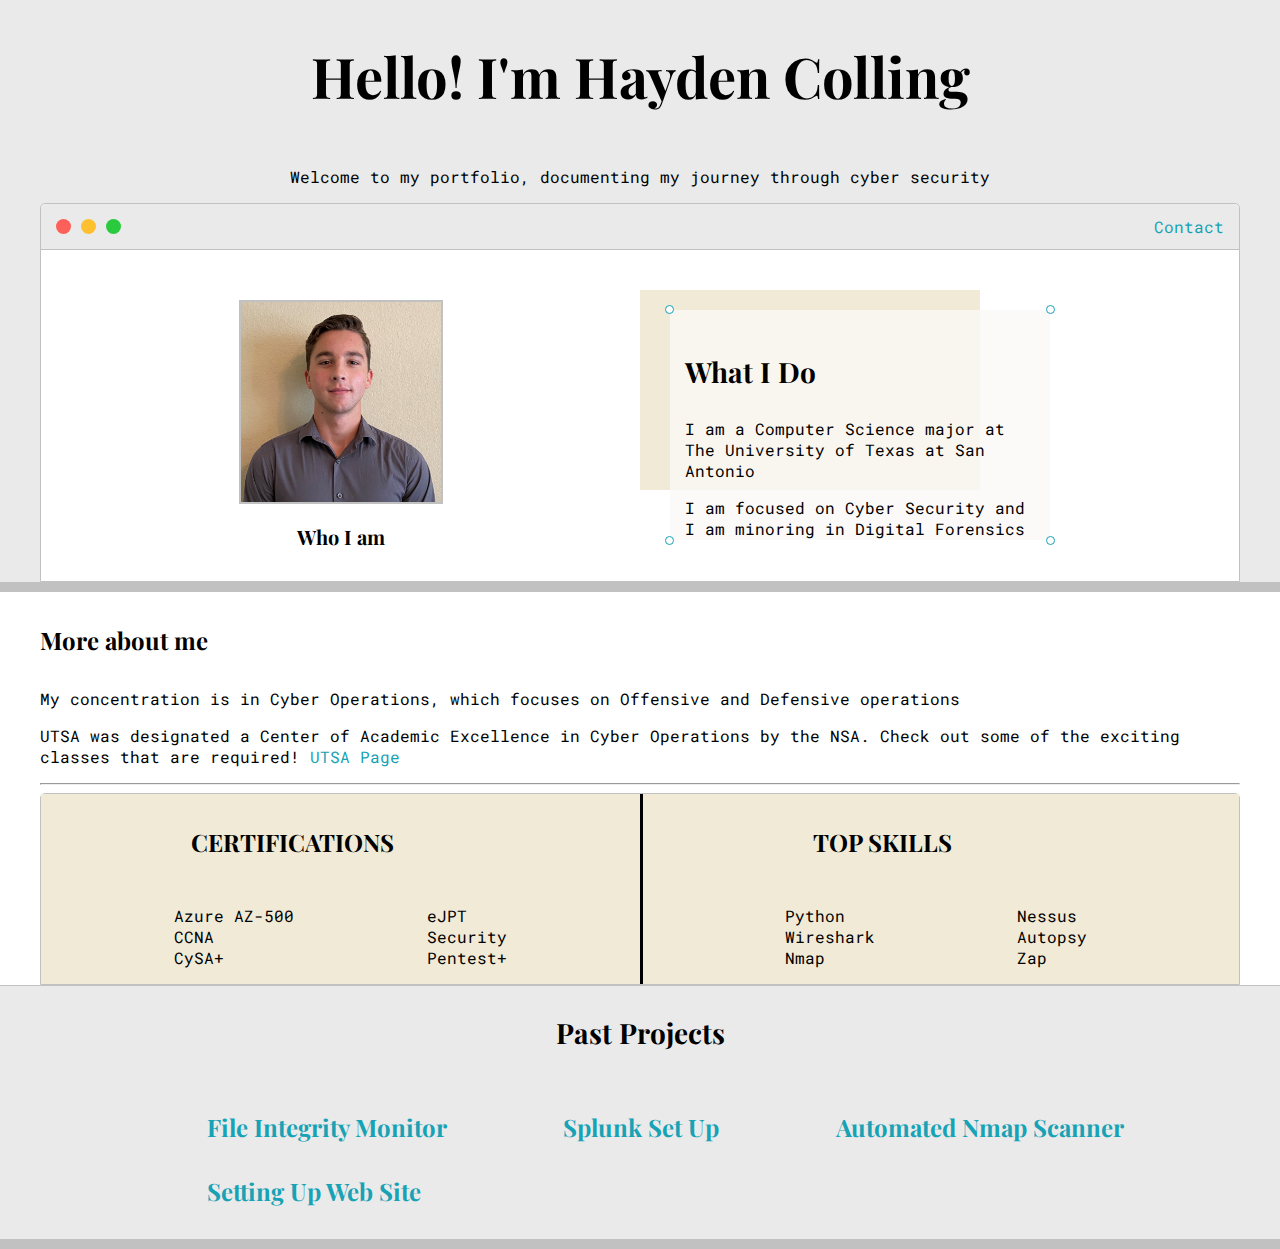
<file: index.html>
<!DOCTYPE html>
<!DOCTYPE html>
<html>
<head>
	<meta charset="utf-8">
	<meta name="viewport" content="width=device-width, initial-scale=1">
	<title>Hayden Colling</title>
	
	<link href="https://fonts.googleapis.com/css2?family=Playfair+Display:ital@1&display=swap" rel="stylesheet"> 
	<link href="https://fonts.googleapis.com/css2?family=Playfair+Display:ital@1&family=Roboto+Mono:ital,wght@1,500&display=swap" rel="stylesheet"> 

	<link rel="stylesheet" type="text/css" href="default.css">
</head>
<body>

	<section class="s1">
		<div class="main-container">
			<div class="greeting-wrapper">
				<h1>Hello! I'm Hayden Colling</h1>
				<p>Welcome to my portfolio, documenting my journey through cyber security</p>
			</div>
			
			<div class="intro-wrapper">
				<div class="nav-wrapper">
					<div class="dots-wrapper">
						<div id="dot-1"class="browser-dot">
							
						</div>
						<div id="dot-2"class="browser-dot">
							
						</div>
						<div id="dot-3"class="browser-dot">
							
						</div>
					</div>
					<ul id="navigation">
						<li> <a target="_blank" href="https://www.linkedin.com/in/haydencolling/"> Contact </a></li>
					</ul>
				</div>
				<div class="left-column">
					<img id="profile_pic" src="images/Linkedin.jpg">
					<h5 style="text-align: center;line-height:0;">Who I am</h5> 
				</div>
				<div class="right-column">
					<div id="preview-shadow">
						<div id="preview">
							<div id="corner-tl"class="corner"> </div>
							<div id="corner-tr"class="corner"> </div>
							<div id="corner-br"class="corner"> </div>
							<div id="corner-b1"class="corner"> </div>
							<h3>What I Do</h3>
							<p>I am a Computer Science major at The University of Texas at San Antonio</p>
							<p>I am focused on Cyber Security and I am minoring in Digital Forensics</p>
							
						</div>

					</div>
			</div>
		</div>
	</section>

	<section class="s2">
		<div class="main-container">
			<div class="about-wrapper">
				<div class="about-me">
					<h4>More about me</h4>
					<p>My concentration is in Cyber Operations, which focuses on Offensive and Defensive operations </p>
					<p>UTSA was designated a Center of Academic Excellence in Cyber Operations by the NSA. Check out some of the exciting classes that are required! <a target="_blank"href="https://cs.utsa.edu/cyberoperations" >UTSA Page</a></p>
				</div>
			</div>
				<hr>
				<div class="skill-wrapper">
					<div id="cert"class="certifications">
						<div id="cert-head">
							<h4>
								CERTIFICATIONS
							</h4>
						</div>
						<div id=cert-list>
							<ul>
								<li>Azure AZ-500 </li>
								<li>CCNA</li>
								<li>CySA+</li>
							</ul>
							<ul>
								<li>eJPT</li>
								<li>Security</li>
								<li>Pentest+</li>
							</ul>
						</div>
					</div>
					<div class="skills">
						<div id="skill-head">
							<h4>TOP SKILLS</h4>
						</div>
						<div id="skill-list"> 
							<ul>
								<li>Python</li>
								<li>Wireshark</li>
								<li>Nmap</li>
							</ul>
							<ul>
								<li>Nessus</li>
								<li>Autopsy</li>
								<li>Zap</li>
							</ul>
						</div>
					</div>
				</div>	
			
		</div>
	</section>

	<section class="s1">
		<div class="main-container">

			<h3 style="text-align:center;">Past Projects</h3>
			<div class="past-projects">
				<div class="post">
					<a href="fileIntegrity.html"> <h4>File Integrity Monitor</h4> </a>
					<a href="settingWebSite.html"><h4>Setting Up Web Site</h4> </a>
				</div>
				
				<div class="post">
					<a href="splunkSetUp.html"> <h4>Splunk Set Up</h4> </a>
				</div>
				<div class="post">
					<a href="automatedNmap.html"><h4>Automated Nmap Scanner</h4> </a>
				</div>
			</div>
		</div>
	</section>

</body>
</html>
</file>
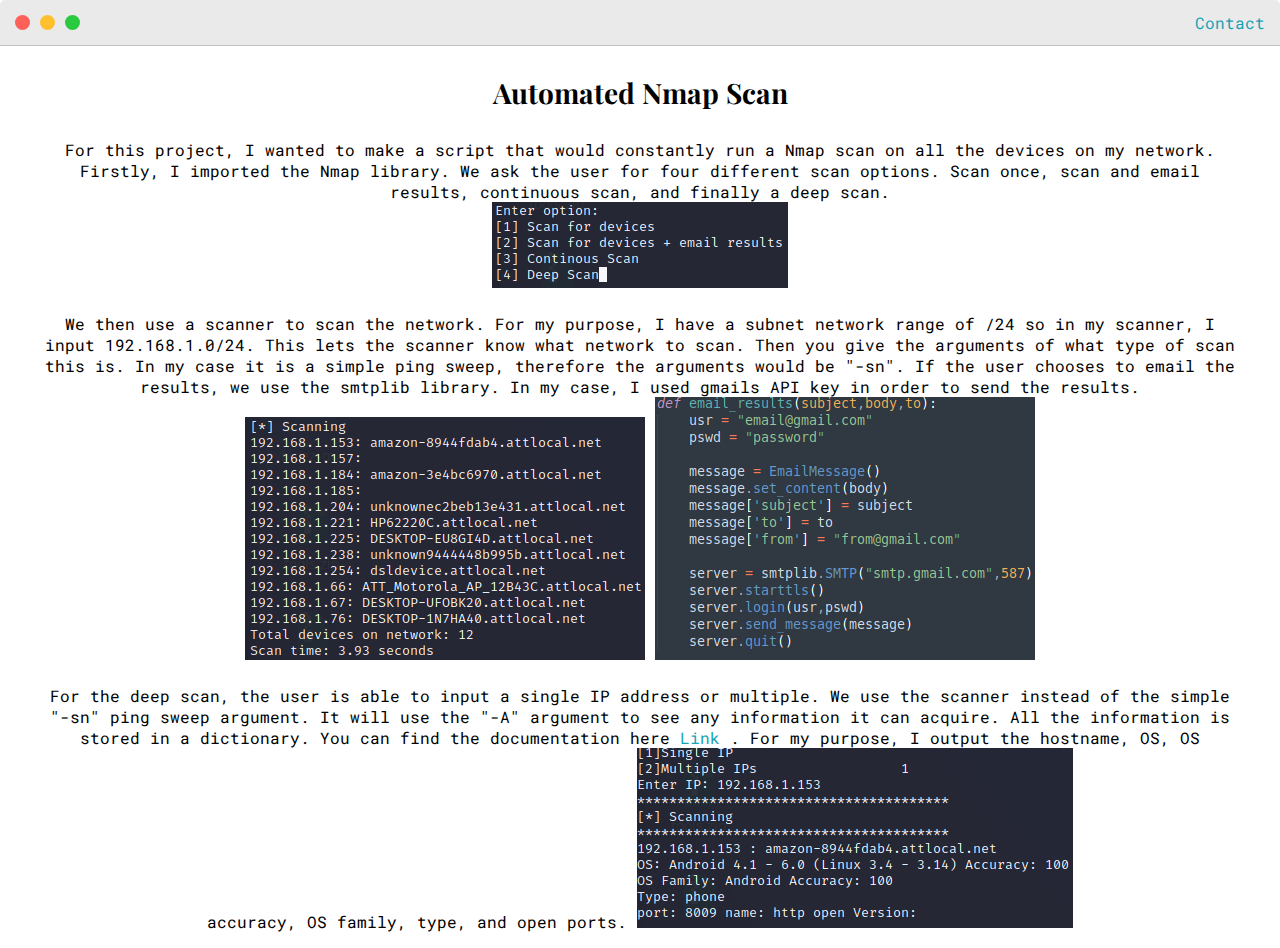
<file: automatedNmap.html>
<!DOCTYPE html>
<!DOCTYPE html>
<html>
<head>
	<meta charset="utf-8">
	<meta name="viewport" content="width=device-width, initial-scale=1">
	<title>Hayden Colling</title>
	
	<link href="https://fonts.googleapis.com/css2?family=Playfair+Display:ital@1&display=swap" rel="stylesheet"> 
	<link href="https://fonts.googleapis.com/css2?family=Playfair+Display:ital@1&family=Roboto+Mono:ital,wght@1,500&display=swap" rel="stylesheet"> 
	<link rel="stylesheet" type="text/css" href="default.css">

</head>

	<div class="nav-wrapper">
					<div class="dots-wrapper">
						<div id="dot-1"class="browser-dot">
							
						</div>
						<div id="dot-2"class="browser-dot">
							
						</div>
						<div id="dot-3"class="browser-dot">
							
						</div>
					</div>
					<ul id="navigation">
						<li> <a target="_blank" href="https://www.linkedin.com/in/haydencolling/"> Contact </a></li>
					</ul>
				</div>

	<body>
		<div class="main-container">
			<h3 style="text-align: center;"> Automated Nmap Scan</h3>
			<p style="text-align: center;">
			For this project, I wanted to make a script that would constantly run a Nmap scan on all the devices on
			my network. Firstly, I imported the Nmap library. We ask the user for four different scan options. Scan
			once, scan and email results, continuous scan, and finally a deep scan. 
			<br><img src="images\automatedNmap\options.png">
			<br><br>We then use a scanner to scan
			the network. For my purpose, I have a subnet network range of /24 so in my scanner, I input
			192.168.1.0/24. This lets the scanner know what network to scan. Then you give the arguments of
			what type of scan this is. In my case it is a simple ping sweep, therefore the arguments would be "-sn". If
			the user chooses to email the results, we use the smtplib library. In my case, I used gmails API key in
			order to send the results.<br><img src="images\automatedNmap\scanResults.png"> <img src="images\automatedNmap\emailResults.png">
			<br><br>
			For the deep scan, the user is able to input a single IP address or multiple. We
			use the scanner instead of the simple "-sn" ping sweep argument. It will use the "-A" argument to see
			any information it can acquire. All the information is stored in a dictionary. You can find the
			documentation here <a target="_blank" href="https://pypi.org/project/python-nmap/">Link </a>. For my purpose, I output the hostname, OS, OS accuracy, OS family, type,
			and open ports. <img src="images\automatedNmap\deepScanResults.png">
			</p>
		</div>


	</body>

</html>
</file>
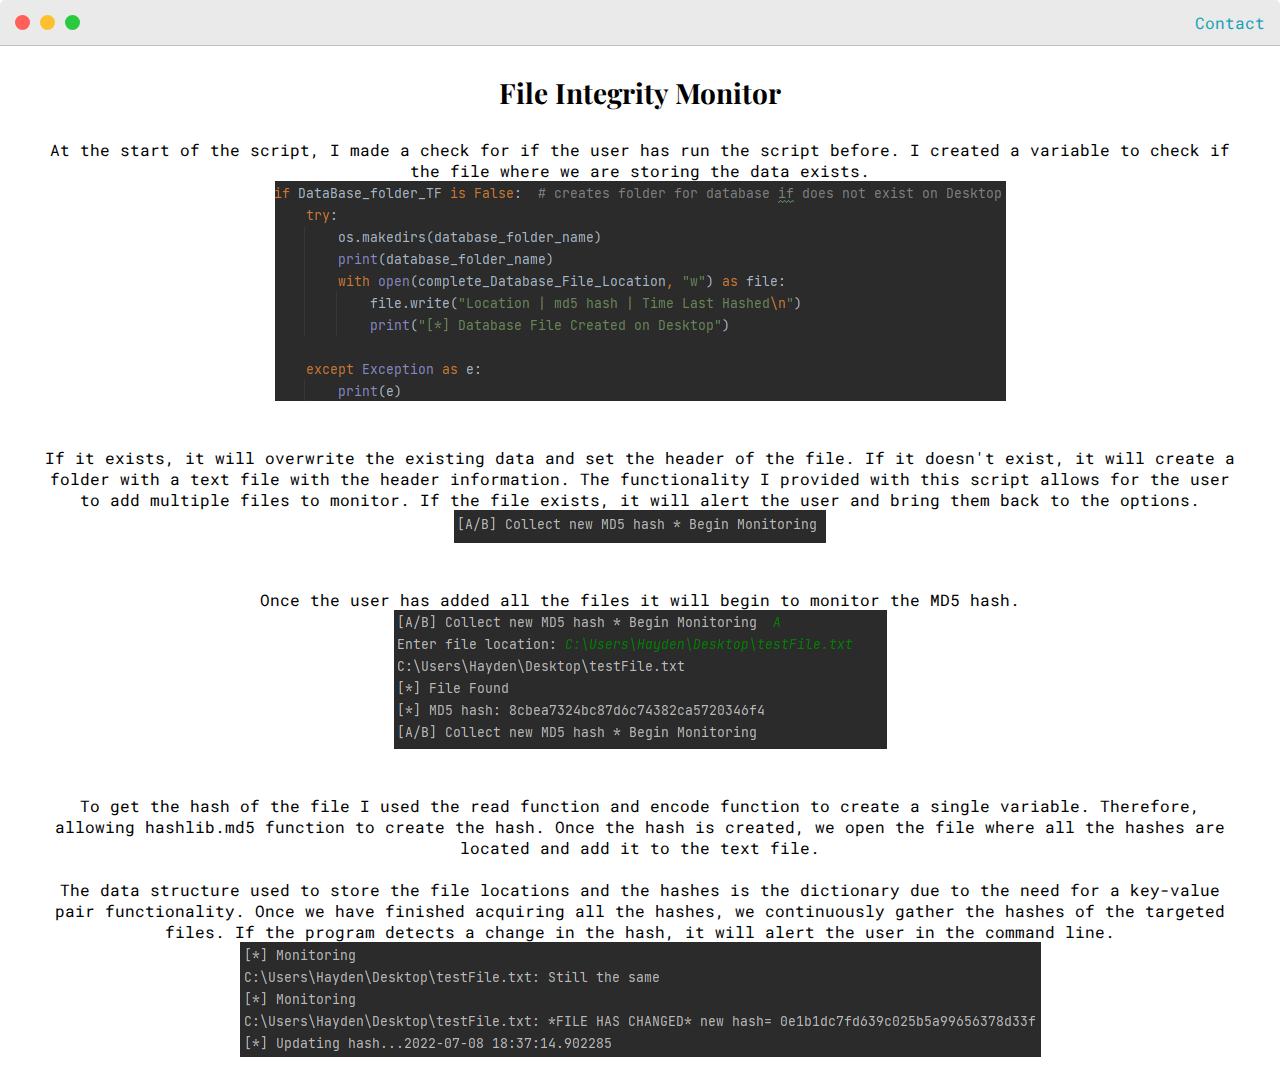
<file: fileIntegrity.html>
<!DOCTYPE html>
<!DOCTYPE html>
<html>
<head>
	<meta charset="utf-8">
	<meta name="viewport" content="width=device-width, initial-scale=1">
	<title>Hayden Colling</title>
	
	<link href="https://fonts.googleapis.com/css2?family=Playfair+Display:ital@1&display=swap" rel="stylesheet"> 
	<link href="https://fonts.googleapis.com/css2?family=Playfair+Display:ital@1&family=Roboto+Mono:ital,wght@1,500&display=swap" rel="stylesheet"> 
	<link rel="stylesheet" type="text/css" href="default.css">

</head>

	<div class="nav-wrapper">
					<div class="dots-wrapper">
						<div id="dot-1"class="browser-dot">
							
						</div>
						<div id="dot-2"class="browser-dot">
							
						</div>
						<div id="dot-3"class="browser-dot">
							
						</div>
					</div>
					<ul id="navigation">
						<li> <a target="_blank" href="https://www.linkedin.com/in/haydencolling/"> Contact </a></li>
					</ul>
				</div>

	<body>
		<div class="main-container">
			<h3 style="text-align: center;"> File Integrity Monitor</h3>
			<p style="text-align: center;">At the start of the script, I made a check for if the user has run the script before. I created a variable to
			check if the file where we are storing the data exists.<br> <img src="images\fileInt\checkForDatabase.png">
			<br><br><br>
			If it exists, it will overwrite the existing data
			and set the header of the file. If it doesn't exist, it will create a folder with a text file with the header
			information. The functionality I provided with this script allows for the user to add multiple files to
			monitor. If the file exists, it will alert the user and bring them back to the options. <br><img src="images\fileInt\options.png">
			<br><br><br>
			Once the user
			has added all the files it will begin to monitor the MD5 hash. <br> <img src="images\fileInt\createHash.png">
			<br><br><br>
			To get the hash of the file I used the
			read function and encode function to create a single variable. Therefore, allowing hashlib.md5 function
			to create the hash. Once the hash is created, we open the file where all the hashes are located and add
			it to the text file.
			<br><br>
			The data structure used to store the file locations and the hashes is the
			dictionary due to the need for a key-value pair functionality. Once we have finished acquiring all the
			hashes, we continuously gather the hashes of the targeted files. If the program detects a change in the
			hash, it will alert the user in the command line.
			<br>
			<img src="images\fileInt\endResult.png">
			</p>
		</div>


	</body>

</html>
</file>
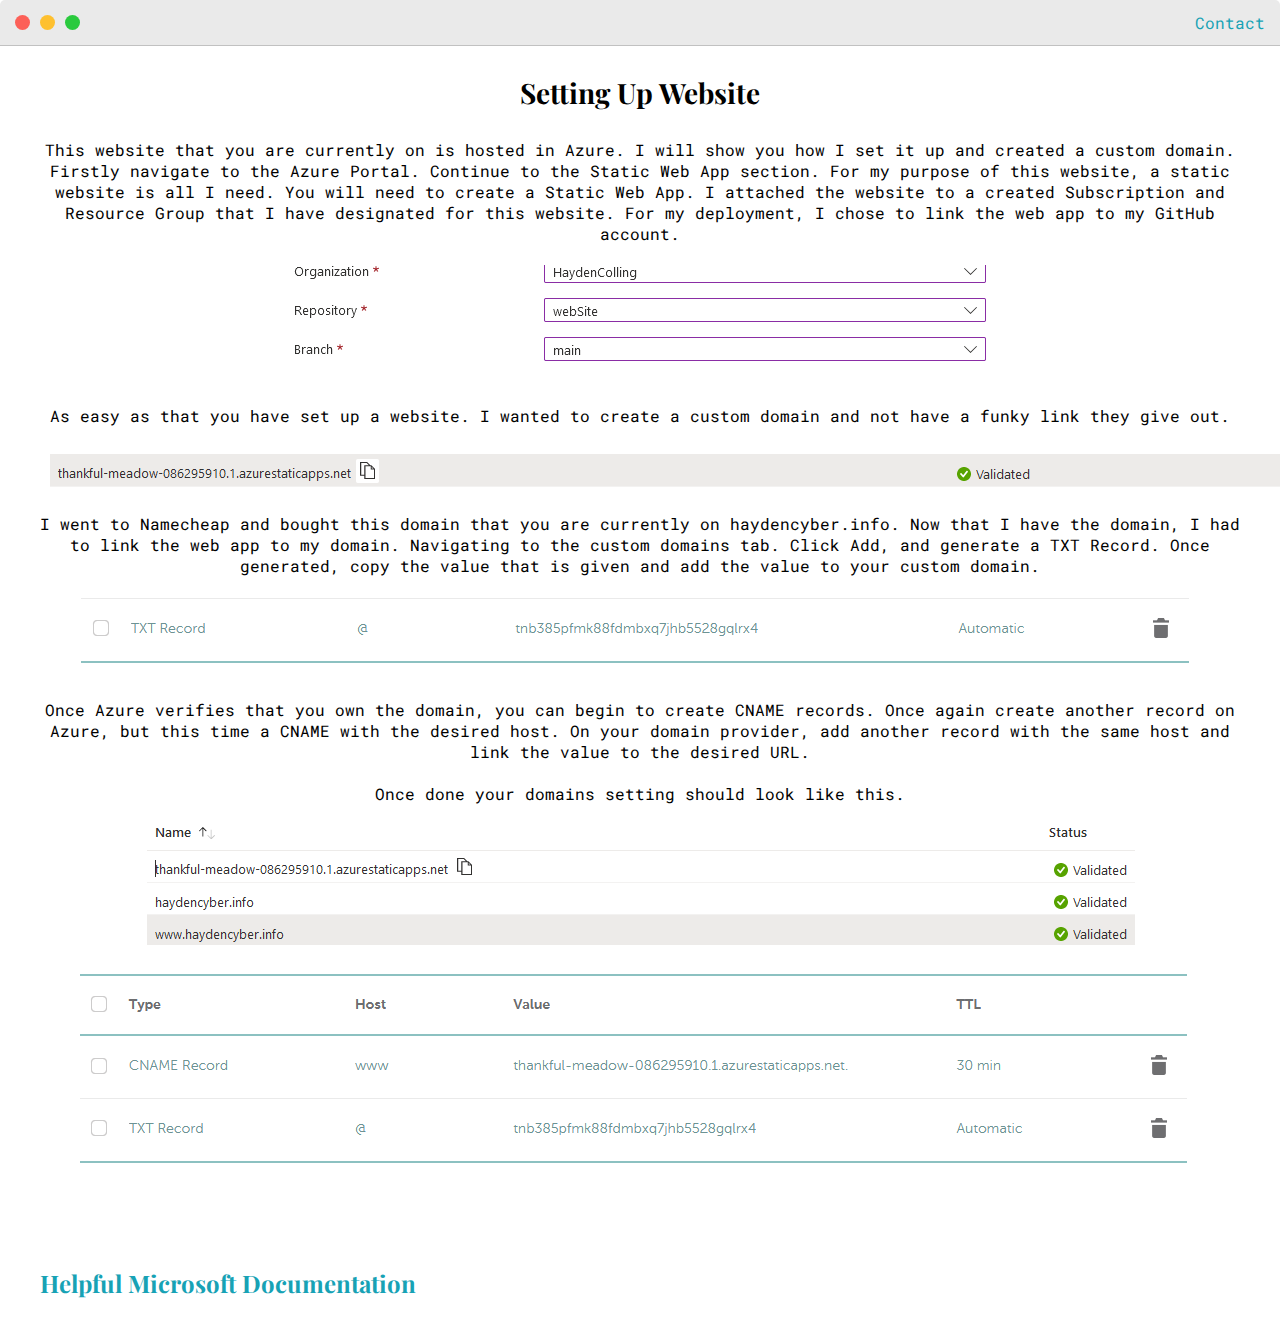
<file: settingWebSite.html>
<!DOCTYPE html>
<!DOCTYPE html>
<html>
<head>
	<meta charset="utf-8">
	<meta name="viewport" content="width=device-width, initial-scale=1">
	<title>Hayden Colling</title>
	
	<link href="https://fonts.googleapis.com/css2?family=Playfair+Display:ital@1&display=swap" rel="stylesheet"> 
	<link href="https://fonts.googleapis.com/css2?family=Playfair+Display:ital@1&family=Roboto+Mono:ital,wght@1,500&display=swap" rel="stylesheet"> 
	<link rel="stylesheet" type="text/css" href="default.css">

</head>

	<div class="nav-wrapper">
					<div class="dots-wrapper">
						<div id="dot-1"class="browser-dot">
							
						</div>
						<div id="dot-2"class="browser-dot">
							
						</div>
						<div id="dot-3"class="browser-dot">
							
						</div>
					</div>
					<ul id="navigation">
						<li> <a target="_blank" href="https://www.linkedin.com/in/haydencolling/"> Contact </a></li>
					</ul>
				</div>

	<body>
		<div class="main-container">
			<h3 style="text-align: center;"> Setting Up Website</h3>
			<p style="text-align: center;">
			This website that you are currently on is hosted in Azure. I will show you how I set it up and created a custom domain. Firstly navigate to the Azure Portal. Continue to the Static Web App section. For my purpose of this website, a static website is all I need. You will need to create a Static Web App. I attached the website to a created Subscription and Resource Group that I have designated for this website. For my deployment, I chose to link the web app to my GitHub account.<br><br><img src="images\setWebSite\createGit.png"><br><br>As easy as that you have set up a website. I wanted to create a custom domain and not have a funky link they give out.  <br><br><img src="images\setWebSite\orginalAddress.png"><br><br>I went to Namecheap and bought this domain that you are currently on haydencyber.info. Now that I have the domain, I had to link the web app to my domain. Navigating to the custom domains tab. Click Add, and generate a TXT Record. Once generated, copy the value that is given and add the value to your custom domain. <br><br><img src="images\setWebSite\TXTRecord.png"><br><br>Once Azure verifies that you own the domain, you can begin to create CNAME records. Once again create another record on Azure, but this time a CNAME with the desired host. On your domain provider, add another record with the same host and link the value to the desired URL.<br><br> Once done your domains setting should look like this. <br><br><img src="images\setWebSite\fullDNSRecAzure.png"><br><br><img src="images\setWebSite\fullDNSRecNameCheap.png"><br><br><br><br> <a target="_blank"href="https://docs.microsoft.com/en-us/azure/static-web-apps/custom-domain"> <h4>Helpful Microsoft Documentation</h4> </a>
			</p>
		</div>

	</body>

</html>
</file>
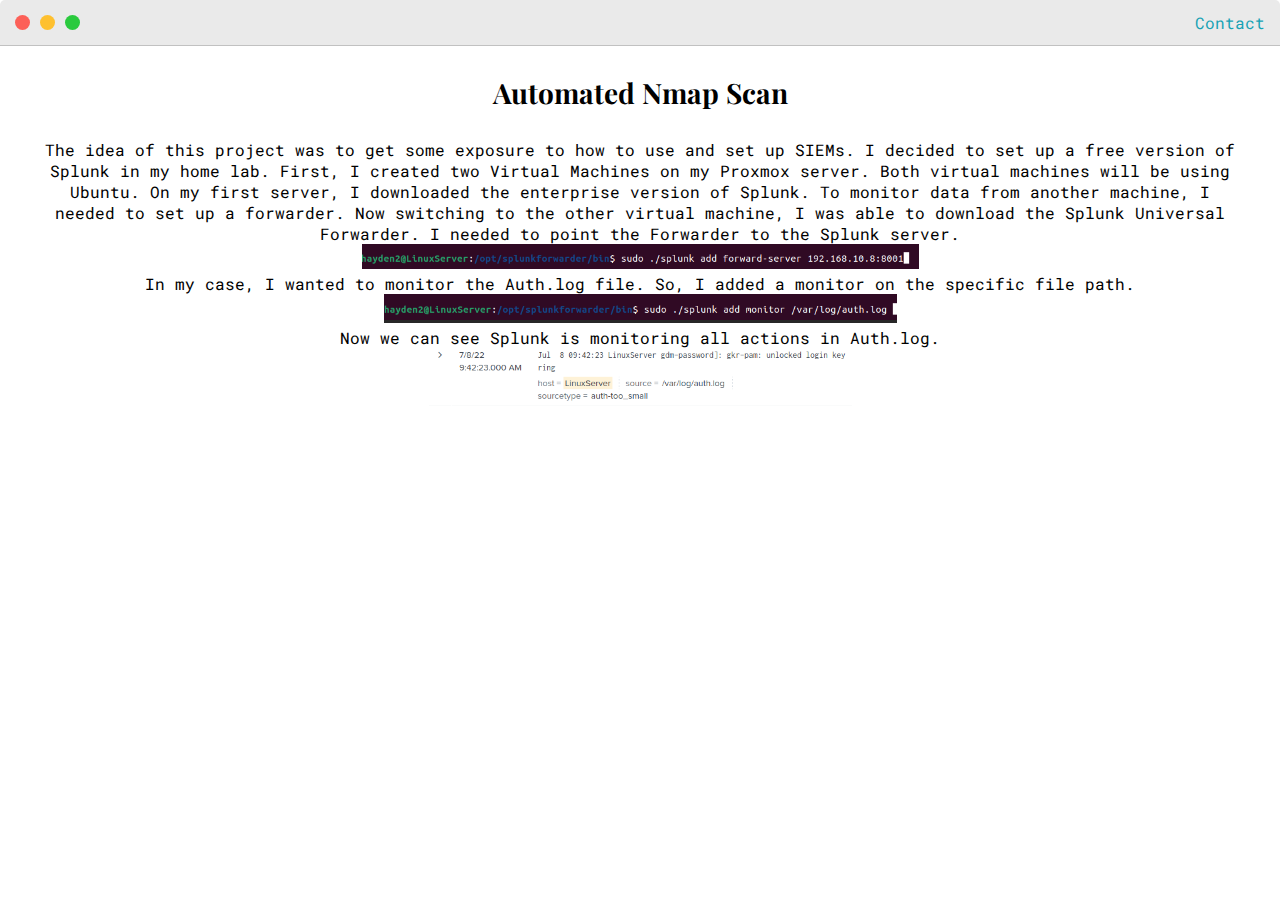
<file: splunkSetUp.html>
<!DOCTYPE html>
<!DOCTYPE html>
<html>
<head>
	<meta charset="utf-8">
	<meta name="viewport" content="width=device-width, initial-scale=1">
	<title>Hayden Colling</title>
	
	<link href="https://fonts.googleapis.com/css2?family=Playfair+Display:ital@1&display=swap" rel="stylesheet"> 
	<link href="https://fonts.googleapis.com/css2?family=Playfair+Display:ital@1&family=Roboto+Mono:ital,wght@1,500&display=swap" rel="stylesheet"> 
	<link rel="stylesheet" type="text/css" href="default.css">

</head>

	<div class="nav-wrapper">
					<div class="dots-wrapper">
						<div id="dot-1"class="browser-dot">
							
						</div>
						<div id="dot-2"class="browser-dot">
							
						</div>
						<div id="dot-3"class="browser-dot">
							
						</div>
					</div>
					<ul id="navigation">
						<li> <a target="_blank" href="https://www.linkedin.com/in/haydencolling/"> Contact </a></li>
					</ul>
				</div>

	<body>
		<div class="main-container">
			<h3 style="text-align: center;"> Automated Nmap Scan</h3>
			<p style="text-align: center;">
			The idea of this project was to get some exposure to how to use and set up SIEMs. I decided to set up a
			free version of Splunk in my home lab. First, I created two Virtual Machines on my Proxmox server. Both
			virtual machines will be using Ubuntu. On my first server, I downloaded the enterprise version of Splunk.
			To monitor data from another machine, I needed to set up a forwarder. Now switching to the other
			virtual machine, I was able to download the Splunk Universal Forwarder. I needed to point the
			Forwarder to the Splunk server. <br><img src="images\SplunkSetUp\addForwarderServer.png"><br>In my case, I wanted to monitor the Auth.log file. So, I added a
			monitor on the specific file path. <br><img src="images\SplunkSetUp\addMonitor.png"> <br>Now we can see Splunk is monitoring all actions in Auth.log.
			<br><img src="images\SplunkSetUp\result.png">
			</p>
		</div>


	</body>

</html>
</file>
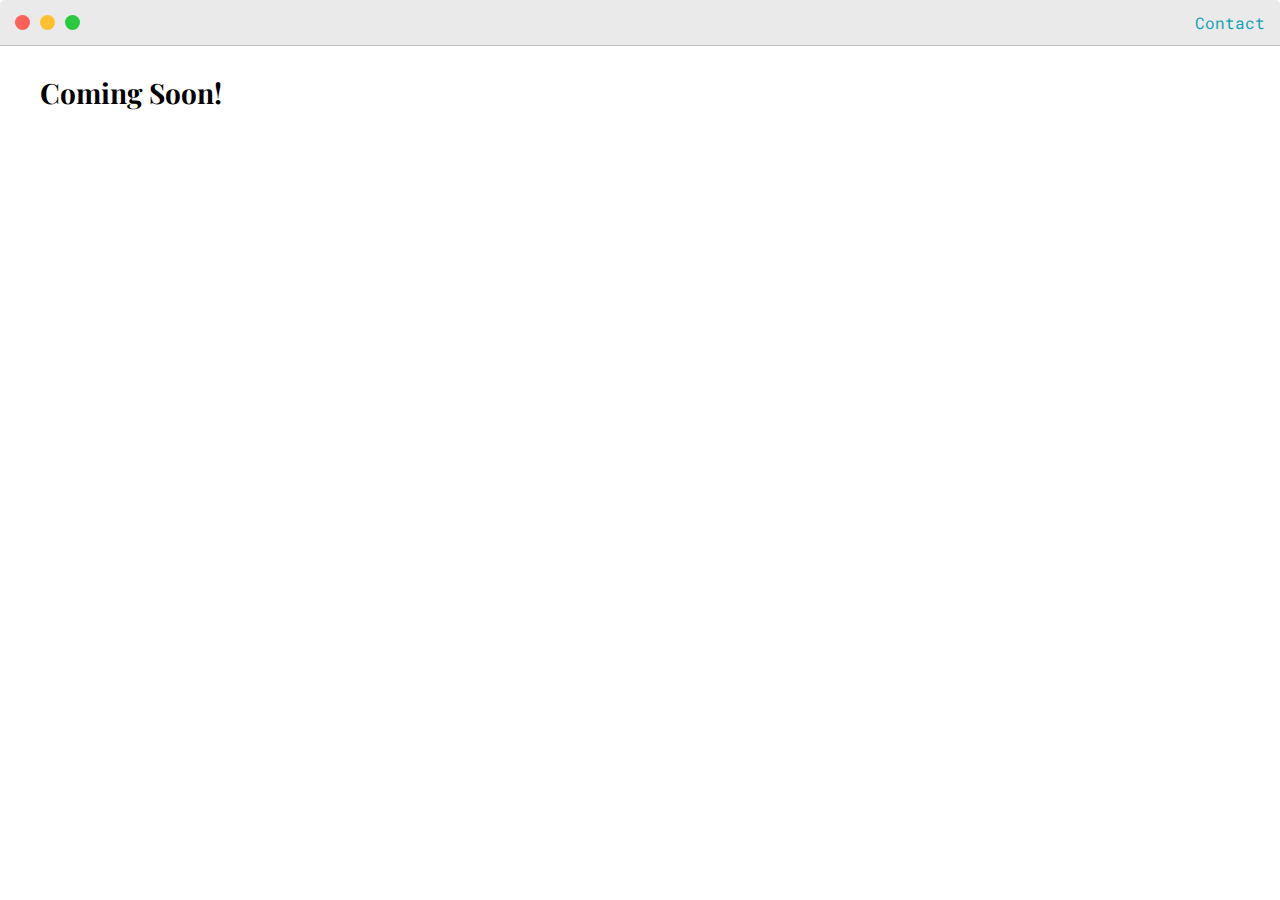
<file: myWebsite/post.html>
<!DOCTYPE html>
<!DOCTYPE html>
<html>
<head>
	<meta charset="utf-8">
	<meta name="viewport" content="width=device-width, initial-scale=1">
	<title>Hayden Colling</title>
	
	<link href="https://fonts.googleapis.com/css2?family=Playfair+Display:ital@1&display=swap" rel="stylesheet"> 
	<link href="https://fonts.googleapis.com/css2?family=Playfair+Display:ital@1&family=Roboto+Mono:ital,wght@1,500&display=swap" rel="stylesheet"> 
	<link rel="stylesheet" type="text/css" href="default.css">

</head>

	<div class="nav-wrapper">
					<div class="dots-wrapper">
						<div id="dot-1"class="browser-dot">
							
						</div>
						<div id="dot-2"class="browser-dot">
							
						</div>
						<div id="dot-3"class="browser-dot">
							
						</div>
					</div>
					<ul id="navigation">
						<li> <a href="#"> Contact </a></li>
					</ul>
				</div>

	<body>
		<div class="main-container">
			<h3> Coming Soon!</h3>
		</div>


	</body>

</html>
</file>
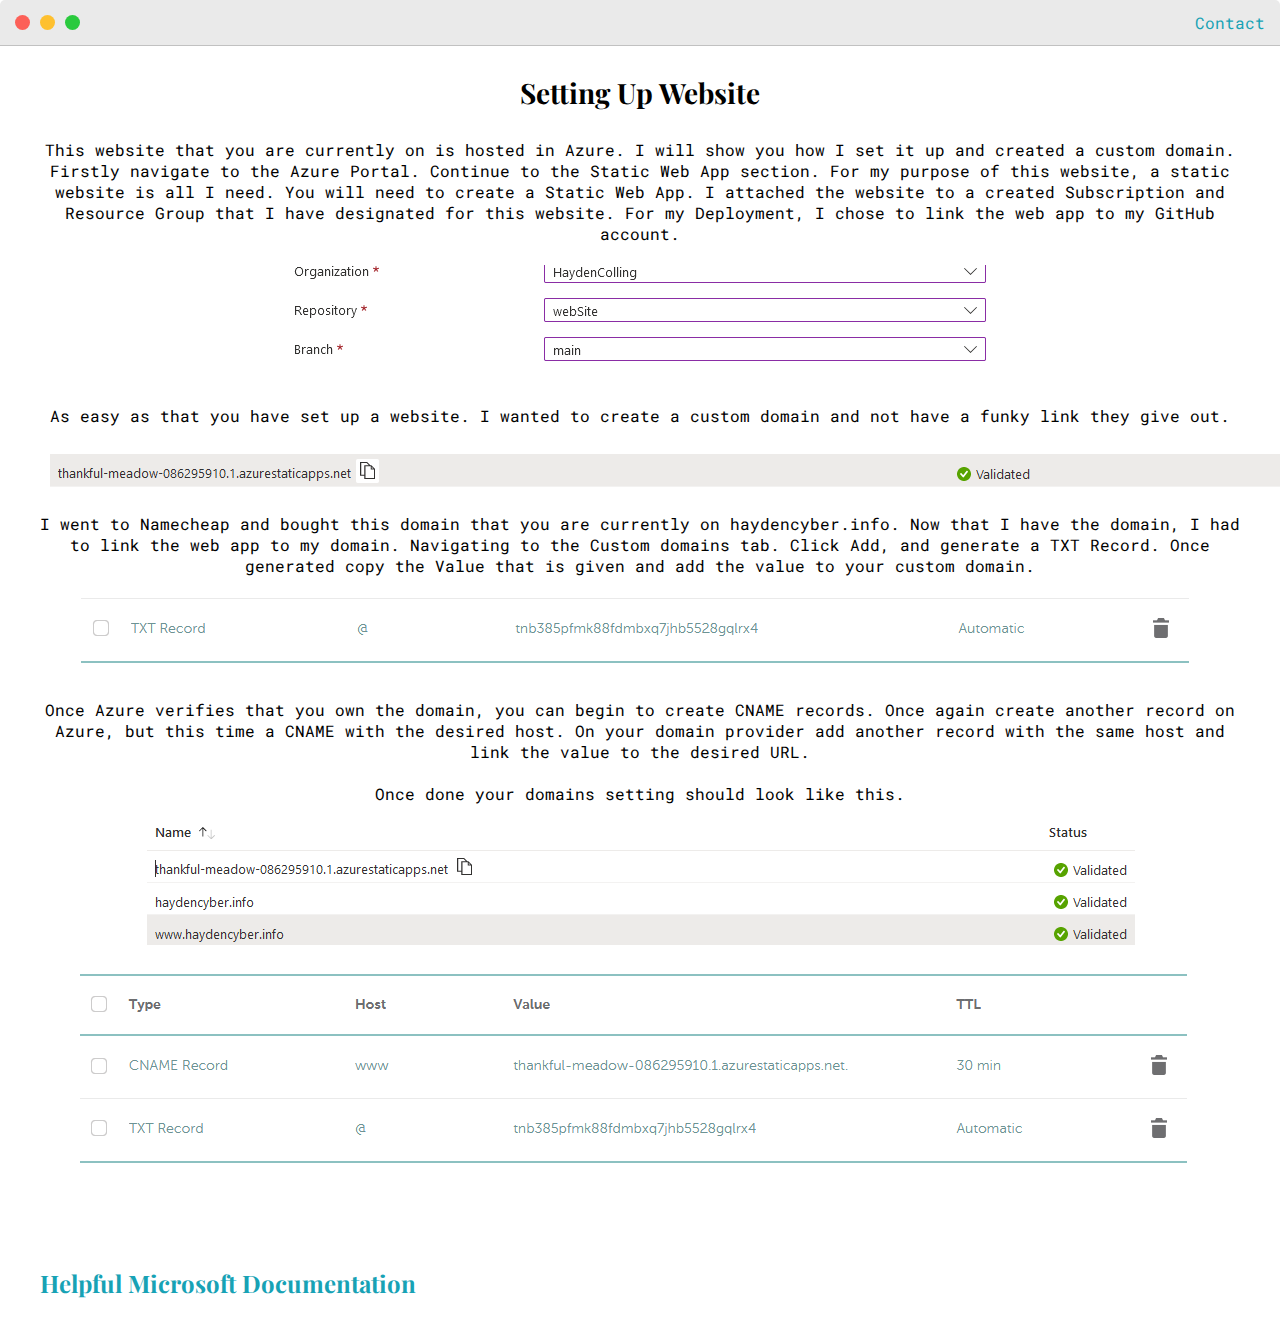
<file: myWebsite/settingWebSite.html>
<!DOCTYPE html>
<!DOCTYPE html>
<html>
<head>
	<meta charset="utf-8">
	<meta name="viewport" content="width=device-width, initial-scale=1">
	<title>Hayden Colling</title>
	
	<link href="https://fonts.googleapis.com/css2?family=Playfair+Display:ital@1&display=swap" rel="stylesheet"> 
	<link href="https://fonts.googleapis.com/css2?family=Playfair+Display:ital@1&family=Roboto+Mono:ital,wght@1,500&display=swap" rel="stylesheet"> 
	<link rel="stylesheet" type="text/css" href="default.css">

</head>

	<div class="nav-wrapper">
					<div class="dots-wrapper">
						<div id="dot-1"class="browser-dot">
							
						</div>
						<div id="dot-2"class="browser-dot">
							
						</div>
						<div id="dot-3"class="browser-dot">
							
						</div>
					</div>
					<ul id="navigation">
						<li> <a target="_blank" href="https://www.linkedin.com/in/haydencolling/"> Contact </a></li>
					</ul>
				</div>

	<body>
		<div class="main-container">
			<h3 style="text-align: center;"> Setting Up Website</h3>
			<p style="text-align: center;">
			This website that you are currently on is hosted in Azure. I will show you how I set it up and created a custom domain. Firstly navigate to the Azure Portal. Continue to the Static Web App section. For my purpose of this website, a static website is all I need. You will need to create a Static Web App. I attached the website to a created Subscription and Resource Group that I have designated for this website. For my Deployment, I chose to link the web app to my GitHub account.<br><br><img src="images\setWebSite\createGit.png"><br><br>As easy as that you have set up a website. I wanted to create a custom domain and not have a funky link they give out.  <br><br><img src="images\setWebSite\orginalAddress.png"><br><br>I went to Namecheap and bought this domain that you are currently on haydencyber.info. Now that I have the domain, I had to link the web app to my domain. Navigating to the Custom domains tab. Click Add, and generate a TXT Record. Once generated copy the Value that is given and add the value to your custom domain. <br><br><img src="images\setWebSite\TXTRecord.png"><br><br>Once Azure verifies that you own the domain, you can begin to create CNAME records. Once again create another record on Azure, but this time a CNAME with the desired host. On your domain provider add another record with the same host and link the value to the desired URL.<br><br> Once done your domains setting should look like this. <br><br><img src="images\setWebSite\fullDNSRecAzure.png"><br><br><img src="images\setWebSite\fullDNSRecNameCheap.png"><br><br><br><br> <a target="_blank"href="https://docs.microsoft.com/en-us/azure/static-web-apps/custom-domain"> <h4>Helpful Microsoft Documentation</h4> </a>
			</p>
		</div>

	</body>

</html>
</file>
<file: default.css>
:root{
	--mainColor:#eaeaea ;
	--secondaryColor: #fff;
	
	--borderColor: #c1c1c1;

	--mainText:balck; 
	--secondaryText: #4b5156;
	--previewBg: rgb(251,249,246,0.8);
	--preview-shadow: #f0ead6;
}

html, body {
	padding: 0;
	margin: 0;
}

h1,h2,h3,h4,h5,h6, strong{
	color: var(--mainText);
	font-family: 'Playfair Display', serif;
}

p, li, span, label, input, textarea {
	color: var(--mainText);
	font-family: 'Roboto Mono', monospace;
}

ul{
	list-style: none;
}

a{
	text-decoration: none;
	color: #17a2b5;
}

h1{ font-size: 56px; }
h2{ font-size: 36px; }
h3{ font-size: 28px; }
h4{ font-size: 24px; }
h5{ font-size: 20px; }
h6{ font-size: 16px; }

.s1{
	background-color: var(--mainColor);
	border-bottom:10px solid var(--borderColor);
	overflow:auto;
}

.s2{
	background-color: var(--secondaryColor);
	border-bottom:1px solid var(--borderColor);
	overflow:auto ;
}

.main-container{
	width: 1200px;
	margin: 0 auto;
}

.greeting-wrapper{
	display: grid;
	
	text-align: center;
	align-content: center;
	
	min-height: 10em;
}

.intro-wrapper{
	background-color: var(--secondaryColor);
	border: 1px solid var(--borderColor);
	border-radius: 5px 5px 0 0;
	display: grid;
	grid-template-columns: 1fr 1fr;
	
	grid-template-areas: 
		"nav-wrapper nav-wrapper"
		"left-column right-column"
	;
}

.nav-wrapper{
	border-radius: 5px 5px 0 0;
	grid-area: nav-wrapper;
	border-bottom: 1px solid var(--borderColor);
	display: flex;
	justify-content: space-between;
	align-items: center;
	background-color: var(--mainColor);
}

#navigation{
	margin: 0;
	padding: 10px;
}

#navigation li{
	display: inline-block;
	margin-right: 5px;
	margin-left: 5px;
}

.dots-wrapper{
	display: flex;
	padding: 10px;

}

#dot-1{
	background-color: #FC6058;
}

#dot-2{
	background-color: #FEC02F;
}

#dot-3{
	background-color: #2ACA3E;
}

.browser-dot{
	background-color: black;
	height: 15px;
	width: 15px;
	border-radius: 50%;
	margin: 5px;
}

.left-column{
	padding-top: 50px;
	padding-bottom: 10px;
	grid-area: left-column;
	
}
#profile_pic{
	display: block;
	margin: 0 auto;

	height: 200px;
	width: 200px;
	object-fit: cover;
	border: 2px solid var(--borderColor);
}

.right-column{
	grid-area: right-column;
	display: grid;
	align-content: center;
	
	padding-top: 20px;
	padding-bottom: 70px;
}

#preview-shadow{
	background-color: var(--preview-shadow);
	width: 300px;
	height: 180px;
	padding-left: 30px;
	padding-top: 20px;
	padding-right: 10px;
}

#preview{
	width: 350px;
	height: 200px;
	padding-bottom: 10px;
	border: 1.5 solid #17a2b8;
	background-color: var(--previewBg);
	padding: 15px;
	position: relative;
}

.corner{
	width: 7px;
	height: 7px;
	border-radius: 50%;
	border: 1.5px solid #17a2b8;
	background-color: #fff;
	position: absolute;
}
#corner-tl{
	top: -5px;
	left: -5px;

}
#corner-tr{
	top: -5px;
	right: -5px;
}
#corner-b1{
	bottom: -5px;
	left: -5px;
}
#corner-br{
	bottom: -5px;
	right: -5px;
}

.s2{
	background-color: var(--secondaryColor);
}

.about-wrapper{
	background-color: var(--secondaryColor);
}

.skill-wrapper{
	
	border: 1px solid var(--borderColor);
	border-radius: 5px 5px 0 0;
	display: grid;
	grid-template-columns: 1fr 1fr;
	background-color: var(--secondaryColor);
	
	grid-template-areas: 
		"certifications skills";
}

#cert-head{
	padding-left: 150px;
}

#skill-list{
	display: flex;
	justify-content: space-evenly;
	padding-right: 50px;
}

#skill-head{
	padding-left: 170px;
	align-content: center;
	justify-content: center;
}

#cert-list{
	display: flex;
	justify-content: space-evenly;
	padding-right: 40px;
}

.certifications{
	
	background-color: var(--preview-shadow);
	grid-area: certifications;
	
	
	
}
.skills{
	background-color: var(--preview-shadow);
	grid-area: skills;
	
	border-left: solid black;

}

.post-wrapper{
	
	border: 1px solid var(--borderColor);
	border-radius: 5px 5px 0 0;
	display: grid;
	grid-template-columns: repeat(auto-fit, 320px);
	background-color: var(--secondaryColor);
	justify-content: center;
	
	grid-template-areas: 
		"post";
}

#submit-btn{
	margin-top: 10px;
	width: 100%;
	padding-top: 10px;
	padding-bottom: 10px;
	color: #FFF;
	background-color: black;
	border: none;
}

#contact-form{
	display: block;
	max-width: 600px;
	margin: 0 auto;
	border: 1px solid var(--borderColor);
	padding: 15px;
	border-radius: 5px;
	background-color: var(--mainColor);
	margin-bottom: 50px;
}

#contact-form label{
	line-height: 2.7em;
}

#contact-form textarea{
	min-height: 100px;
	font-size: 14px;
}

.past-projects{
	display: flex;
	margin-left: 50px;
	justify-content: space-evenly;
}

@media screen and (max-width: 1200px){
	.main-container{
		width: 95%;
	}
}

@media screen and (max-width: 800px){
	.intro-wrapper{
	grid-template-columns: 1fr;
	
	grid-template-areas: 
		"nav-wrapper"
		"left-column"
		"right-column"
	;
	}
	.right-column{
		justify-content: center;

	}
	.skill-wrapper{
		grid-template-columns: 1fr;
		border-left: none;
		grid-template-areas: 
		"certifications"
		"skills";
	}
	.skills{
		justify-content: center;
		border-left: none;
		border-top: solid black;
	}
}
</file>
<file: myWebsite/default.css>
:root{
	--mainColor:#eaeaea ;
	--secondaryColor: #fff;
	
	--borderColor: #c1c1c1;

	--mainText:balck; 
	--secondaryText: #4b5156;
	--previewBg: rgb(251,249,246,0.8);
	--preview-shadow: #f0ead6;
}

html, body {
	padding: 0;
	margin: 0;
}

h1,h2,h3,h4,h5,h6, strong{
	color: var(--mainText);
	font-family: 'Playfair Display', serif;
}

p, li, span, label, input, textarea {
	color: var(--mainText);
	font-family: 'Roboto Mono', monospace;
}

ul{
	list-style: none;
}

a{
	text-decoration: none;
	color: #17a2b5;
}

h1{ font-size: 56px; }
h2{ font-size: 36px; }
h3{ font-size: 28px; }
h4{ font-size: 24px; }
h5{ font-size: 20px; }
h6{ font-size: 16px; }

.s1{
	background-color: var(--mainColor);
	border-bottom:10px solid var(--borderColor);
	overflow:auto;
}

.s2{
	background-color: var(--secondaryColor);
	border-bottom:1px solid var(--borderColor);
	overflow:auto ;
}

.main-container{
	width: 1200px;
	margin: 0 auto;
}

.greeting-wrapper{
	display: grid;
	
	text-align: center;
	align-content: center;
	
	min-height: 10em;
}

.intro-wrapper{
	background-color: var(--secondaryColor);
	border: 1px solid var(--borderColor);
	border-radius: 5px 5px 0 0;
	display: grid;
	grid-template-columns: 1fr 1fr;
	
	grid-template-areas: 
		"nav-wrapper nav-wrapper"
		"left-column right-column"
	;
}

.nav-wrapper{
	border-radius: 5px 5px 0 0;
	grid-area: nav-wrapper;
	border-bottom: 1px solid var(--borderColor);
	display: flex;
	justify-content: space-between;
	align-items: center;
	background-color: var(--mainColor);
}

#navigation{
	margin: 0;
	padding: 10px;
}

#navigation li{
	display: inline-block;
	margin-right: 5px;
	margin-left: 5px;
}

.dots-wrapper{
	display: flex;
	padding: 10px;

}

#dot-1{
	background-color: #FC6058;
}

#dot-2{
	background-color: #FEC02F;
}

#dot-3{
	background-color: #2ACA3E;
}

.browser-dot{
	background-color: black;
	height: 15px;
	width: 15px;
	border-radius: 50%;
	margin: 5px;
}

.left-column{
	padding-top: 50px;
	padding-bottom: 10px;
	grid-area: left-column;
	
}
#profile_pic{
	display: block;
	margin: 0 auto;

	height: 200px;
	width: 200px;
	object-fit: cover;
	border: 2px solid var(--borderColor);
}

.right-column{
	grid-area: right-column;
	display: grid;
	align-content: center;
	
	padding-top: 20px;
	padding-bottom: 70px;
}

#preview-shadow{
	background-color: var(--preview-shadow);
	width: 300px;
	height: 180px;
	padding-left: 30px;
	padding-top: 20px;
	padding-right: 10px;
}

#preview{
	width: 350px;
	height: 200px;
	padding-bottom: 10px;
	border: 1.5 solid #17a2b8;
	background-color: var(--previewBg);
	padding: 15px;
	position: relative;
}

.corner{
	width: 7px;
	height: 7px;
	border-radius: 50%;
	border: 1.5px solid #17a2b8;
	background-color: #fff;
	position: absolute;
}
#corner-tl{
	top: -5px;
	left: -5px;

}
#corner-tr{
	top: -5px;
	right: -5px;
}
#corner-b1{
	bottom: -5px;
	left: -5px;
}
#corner-br{
	bottom: -5px;
	right: -5px;
}

.s2{
	background-color: var(--secondaryColor);
}

.about-wrapper{
	background-color: var(--secondaryColor);
}

.skill-wrapper{
	
	border: 1px solid var(--borderColor);
	border-radius: 5px 5px 0 0;
	display: grid;
	grid-template-columns: 1fr 1fr;
	background-color: var(--secondaryColor);
	
	grid-template-areas: 
		"certifications skills";
}

#cert-head{
	padding-left: 150px;
}

#skill-list{
	display: flex;
	justify-content: space-evenly;
	padding-right: 50px;
}

#skill-head{
	padding-left: 170px;
	align-content: center;
	justify-content: center;
}

#cert-list{
	display: flex;
	justify-content: space-evenly;
	padding-right: 40px;
}

.certifications{
	
	background-color: var(--preview-shadow);
	grid-area: certifications;
	
	
	
}
.skills{
	background-color: var(--preview-shadow);
	grid-area: skills;
	
	border-left: solid black;

}

.post-wrapper{
	
	border: 1px solid var(--borderColor);
	border-radius: 5px 5px 0 0;
	display: grid;
	grid-template-columns: repeat(auto-fit, 320px);
	background-color: var(--secondaryColor);
	justify-content: center;
	
	grid-template-areas: 
		"post";
}

#submit-btn{
	margin-top: 10px;
	width: 100%;
	padding-top: 10px;
	padding-bottom: 10px;
	color: #FFF;
	background-color: black;
	border: none;
}

#contact-form{
	display: block;
	max-width: 600px;
	margin: 0 auto;
	border: 1px solid var(--borderColor);
	padding: 15px;
	border-radius: 5px;
	background-color: var(--mainColor);
	margin-bottom: 50px;
}

#contact-form label{
	line-height: 2.7em;
}

#contact-form textarea{
	min-height: 100px;
	font-size: 14px;
}

.past-projects{
	display: flex;
	margin-left: 50px;
	justify-content: space-evenly;
}

@media screen and (max-width: 1200px){
	.main-container{
		width: 95%;
	}
}

@media screen and (max-width: 800px){
	.intro-wrapper{
	grid-template-columns: 1fr;
	
	grid-template-areas: 
		"nav-wrapper"
		"left-column"
		"right-column"
	;
	}
	.right-column{
		justify-content: center;

	}
	.skill-wrapper{
		grid-template-columns: 1fr;
		border-left: none;
		grid-template-areas: 
		"certifications"
		"skills";
	}
	.skills{
		justify-content: center;
		border-left: none;
		border-top: solid black;
	}
}
</file>
